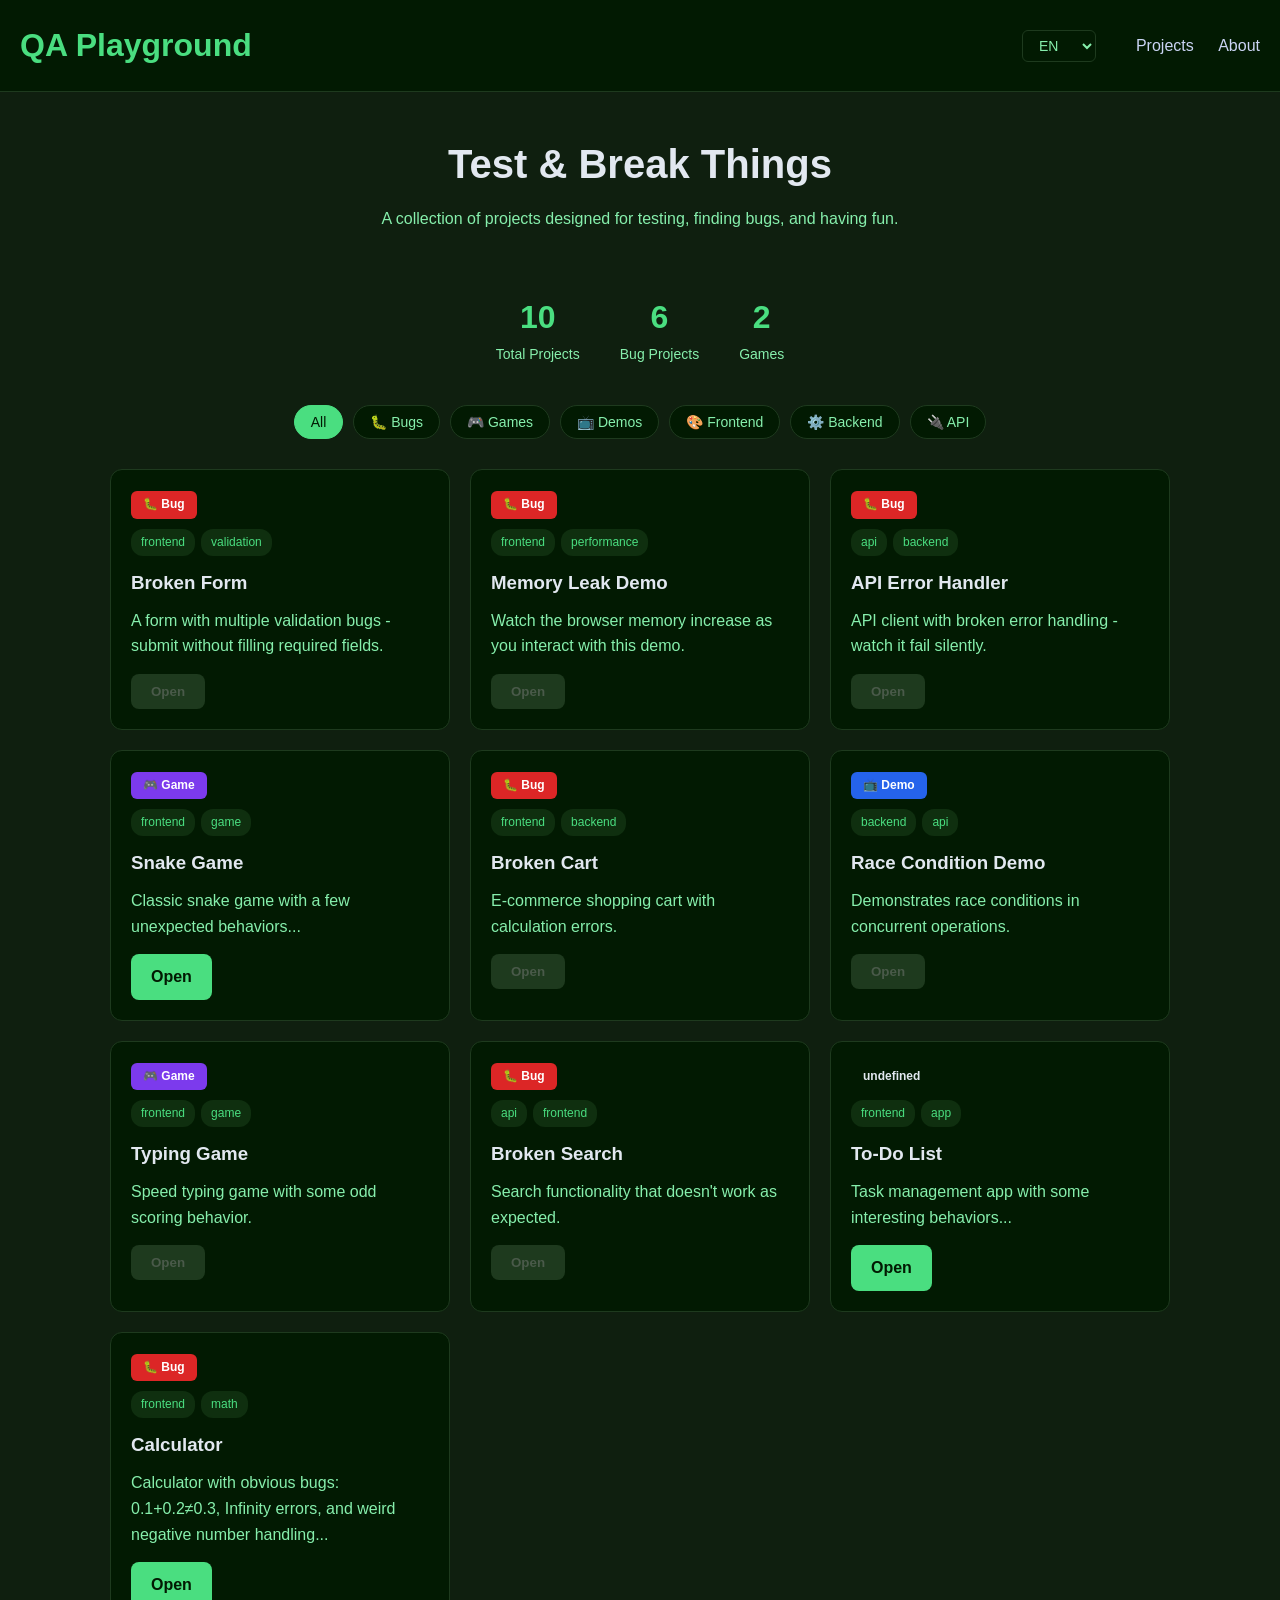
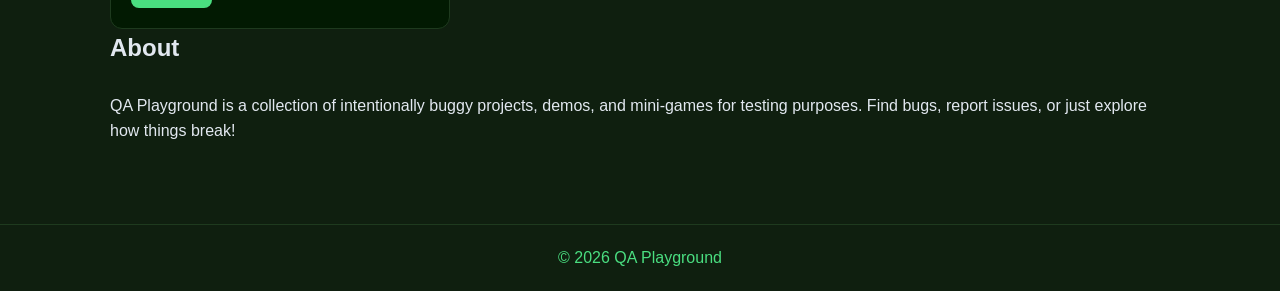
<file: index.html>
<!DOCTYPE html>
<html lang="en">

<head>
  <meta charset="UTF-8" />
  <meta name="viewport" content="width=device-width, initial-scale=1.0" />
  <title>QA Playground</title>
  <link rel="stylesheet" href="styles.css">
</head>

<body>

  <header>
    <h1>QA Playground</h1>
    <div class="header-right">
      <select class="lang-select" id="langSelect">
        <option value="en">EN</option>
        <option value="zh">中文</option>
        <option value="ru">RU</option>
      </select>
      <nav>
        <a href="#projects" data-i18="navProjects">Projects</a>
        <a href="#about" data-i18="navAbout">About</a>
      </nav>
    </div>
  </header>

  <div class="container">

    <section class="hero">
      <h2 data-i18="heroTitle">Test & Break Things</h2>
      <p data-i18="heroDesc">A collection of projects designed for testing, finding bugs, and having fun.</p>
    </section>

    <section class="stats">
      <div class="stat">
        <div class="stat-number" id="totalCount">0</div>
        <div class="stat-label" data-i18="statTotal">Total Projects</div>
      </div>
      <div class="stat">
        <div class="stat-number" id="bugCount">0</div>
        <div class="stat-label" data-i18="statBugs">Bug Projects</div>
      </div>
      <div class="stat">
        <div class="stat-number" id="gameCount">0</div>
        <div class="stat-label" data-i18="statGames">Games</div>
      </div>
    </section>

    <section id="projects">
      <div class="filters" id="filters">
        <button class="filter-btn active" data-filter="all">All</button>
        <button class="filter-btn" data-filter="bug">🐛 Bugs</button>
        <button class="filter-btn" data-filter="game">🎮 Games</button>
        <button class="filter-btn" data-filter="demo">📺 Demos</button>
        <button class="filter-btn" data-filter="frontend">🎨 Frontend</button>
        <button class="filter-btn" data-filter="backend">⚙️ Backend</button>
        <button class="filter-btn" data-filter="api">🔌 API</button>
      </div>
      <div class="grid" id="projectsGrid"></div>
    </section>

    <section id="about">
      <h2 data-i18="aboutTitle">About</h2>
      <br />
      <p data-i18="aboutDesc">
        QA Playground is a collection of intentionally buggy projects, demos, and mini-games
        for testing purposes. Find bugs, report issues, or just explore how things break!
      </p>
    </section>


  </div>

  <footer>
    <p>© 2026 QA Playground</p>
  </footer>



  <script src="translations.js"></script>
  <script src="App.js"></script>
</body>

</html>
</file>
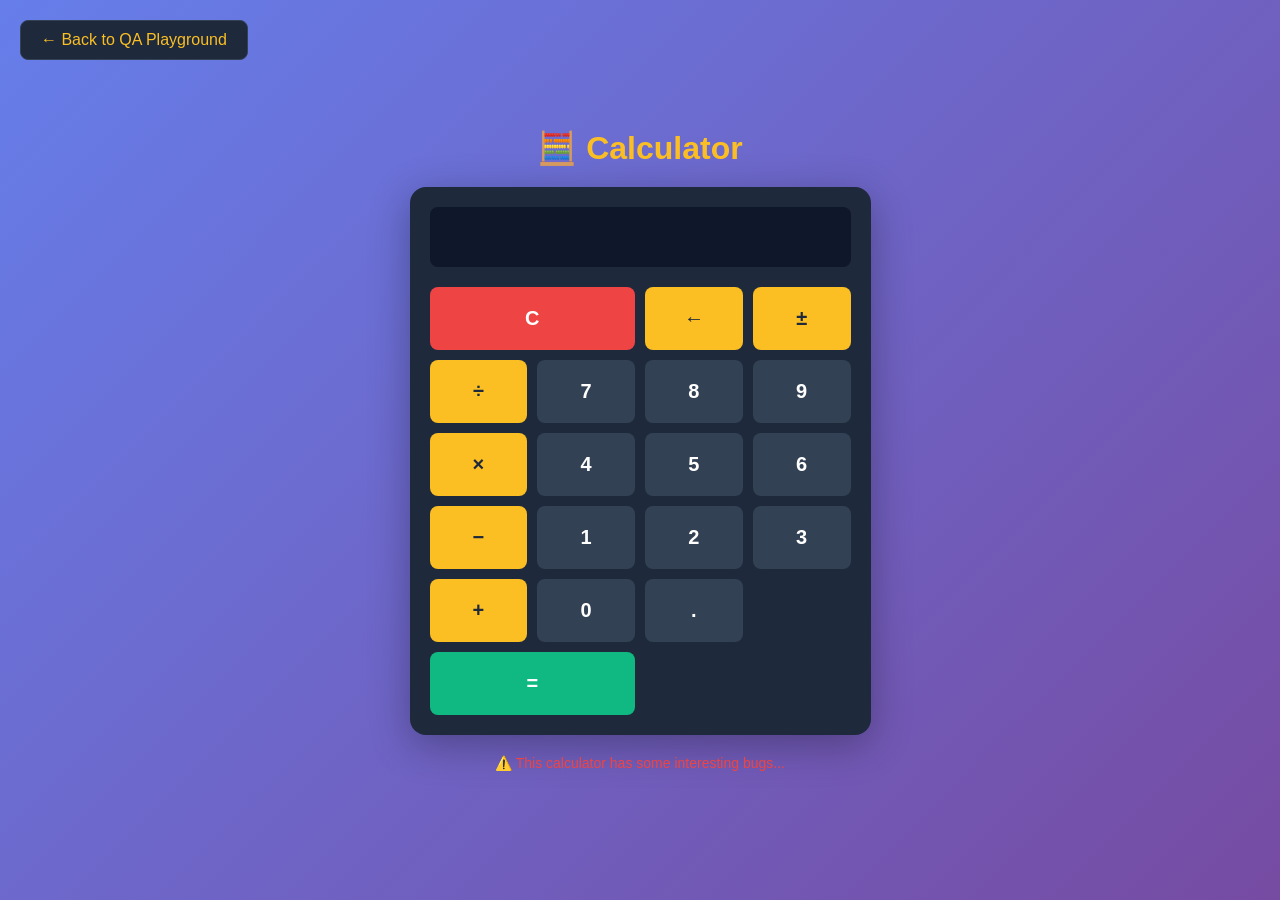
<file: projects/calculator/index.html>
<!DOCTYPE html>
<html lang="en">
<head>
  <meta charset="UTF-8" />
  <meta name="viewport" content="width=device-width, initial-scale=1.0" />
  <title>Calculator | QA Playground</title>
  <style>
    * { margin: 0; padding: 0; box-sizing: border-box; }

    body {
      font-family: Arial, sans-serif;
      background: linear-gradient(135deg, #667eea 0%, #764ba2 100%);
      color: #e2e8f0;
      display: flex;
      flex-direction: column;
      align-items: center;
      justify-content: center;
      min-height: 100vh;
    }

    h1 {
      color: #fbbf24;
      margin-bottom: 20px;
    }

    .calculator {
      background: #1e293b;
      padding: 20px;
      border-radius: 16px;
      box-shadow: 0 10px 40px rgba(0, 0, 0, 0.3);
    }

    #display {
      width: 100%;
      height: 60px;
      background: #0f172a;
      border: none;
      border-radius: 8px;
      color: #fbbf24;
      font-size: 2rem;
      text-align: right;
      padding: 10px;
      margin-bottom: 20px;
    }

    .buttons {
      display: grid;
      grid-template-columns: repeat(4, 1fr);
      gap: 10px;
    }

    button {
      padding: 20px;
      font-size: 1.25rem;
      border: none;
      border-radius: 8px;
      cursor: pointer;
      transition: all 0.2s;
      font-weight: bold;
    }

    button:hover {
      transform: scale(1.05);
    }

    button:active {
      transform: scale(0.95);
    }

    .btn-number {
      background: #334155;
      color: white;
    }

    .btn-number:hover {
      background: #475569;
    }

    .btn-operator {
      background: #fbbf24;
      color: #1e293b;
    }

    .btn-operator:hover {
      background: #f59e0b;
    }

    .btn-equals {
      background: #10b981;
      color: white;
      grid-column: span 2;
    }

    .btn-equals:hover {
      background: #059669;
    }

    .btn-clear {
      background: #ef4444;
      color: white;
      grid-column: span 2;
    }

    .btn-clear:hover {
      background: #dc2626;
    }

    .back-link {
      position: fixed;
      top: 20px;
      left: 20px;
      color: #fbbf24;
      text-decoration: none;
      padding: 10px 20px;
      background: #1e293b;
      border: 1px solid #334155;
      border-radius: 8px;
    }

    .back-link:hover {
      background: #fbbf24;
      color: #1e293b;
    }

    .warning {
      margin-top: 20px;
      color: #ef4444;
      font-size: 14px;
      text-align: center;
    }
  </style>
</head>
<body>

  <a class="back-link" href="../../index.html">← Back to QA Playground</a>

  <h1>🧮 Calculator</h1>
  <div class="calculator">
    <input type="text" id="display" readonly />
    <div class="buttons">
      <button class="btn-clear" data-action="clear">C</button>
      <button class="btn-operator" data-action="delete">←</button>
      <button class="btn-operator" data-action="negate">±</button>
      <button class="btn-operator" data-action="operator" data-value="/">÷</button>
      
      <button class="btn-number" data-action="number" data-value="7">7</button>
      <button class="btn-number" data-action="number" data-value="8">8</button>
      <button class="btn-number" data-action="number" data-value="9">9</button>
      <button class="btn-operator" data-action="operator" data-value="*">×</button>
      
      <button class="btn-number" data-action="number" data-value="4">4</button>
      <button class="btn-number" data-action="number" data-value="5">5</button>
      <button class="btn-number" data-action="number" data-value="6">6</button>
      <button class="btn-operator" data-action="operator" data-value="-">−</button>
      
      <button class="btn-number" data-action="number" data-value="1">1</button>
      <button class="btn-number" data-action="number" data-value="2">2</button>
      <button class="btn-number" data-action="number" data-value="3">3</button>
      <button class="btn-operator" data-action="operator" data-value="+">+</button>
      
      <button class="btn-number" data-action="number" data-value="0">0</button>
      <button class="btn-number" data-action="decimal">.</button>
      <button class="btn-equals" data-action="equals">=</button>
    </div>
  </div>
  <p class="warning" data-i18n="calcWarning">⚠️ This calculator has some interesting bugs...</p>

  <script src="../../translations.js"></script>
  <script src="App.js"></script>
</body>
</html>
</file>
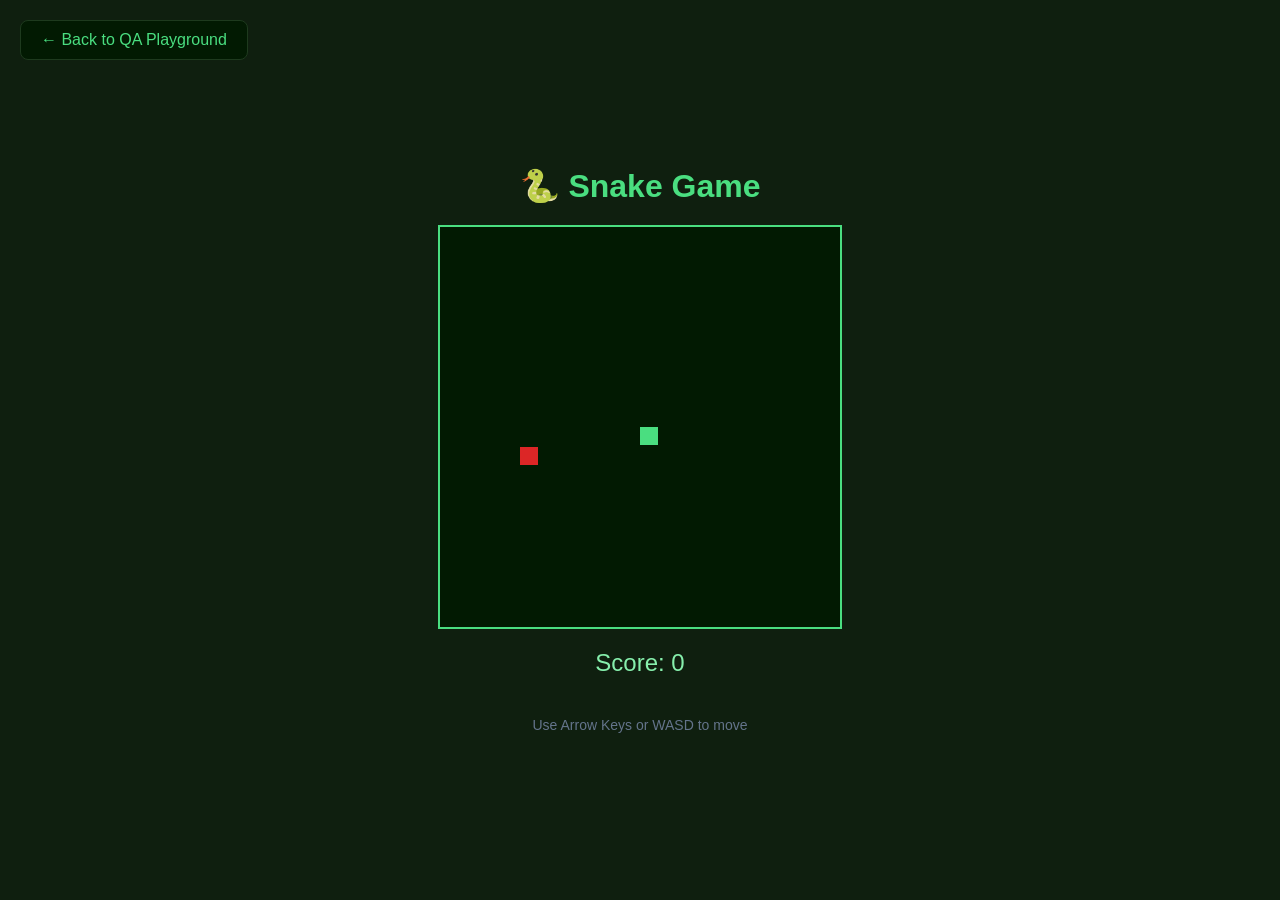
<file: projects/snake-game/index.html>
<!DOCTYPE html>
<html lang="en">
<head>
  <meta charset="UTF-8" />
  <meta name="viewport" content="width=device-width, initial-scale=1.0" />
  <title>Snake Game | QA Playground</title>
  <style>
    * { margin: 0; padding: 0; box-sizing: border-box; }

    body {
      font-family: Arial, sans-serif;
      background: #0f1f0f;
      color: #e2e8f0;
      display: flex;
      flex-direction: column;
      align-items: center;
      justify-content: center;
      min-height: 100vh;
    }

    h1 {
      color: #4ade80;
      margin-bottom: 20px;
    }

    #gameCanvas {
      border: 2px solid #4ade80;
      background: #021a02;
    }

    .score {
      font-size: 1.5rem;
      margin: 20px 0;
      color: #86efac;
    }

    .controls {
      margin-top: 20px;
      color: #64748b;
      font-size: 14px;
    }

    .back-link {
      position: fixed;
      top: 20px;
      left: 20px;
      color: #4ade80;
      text-decoration: none;
      padding: 10px 20px;
      background: #021a02;
      border: 1px solid #1e3a1e;
      border-radius: 8px;
    }

    .back-link:hover {
      background: #4ade80;
      color: #021a02;
    }
  </style>
</head>
<body>

  <a class="back-link" href="../../index.html">← Back to QA Playground</a>

  <h1>🐍 Snake Game</h1>
  <canvas id="gameCanvas" width="400" height="400"></canvas>
  <div class="score">Score: <span id="score">0</span></div>
  <div class="controls">Use Arrow Keys or WASD to move</div>

  <script src="App.js"></script>
</body>
</html>
</file>
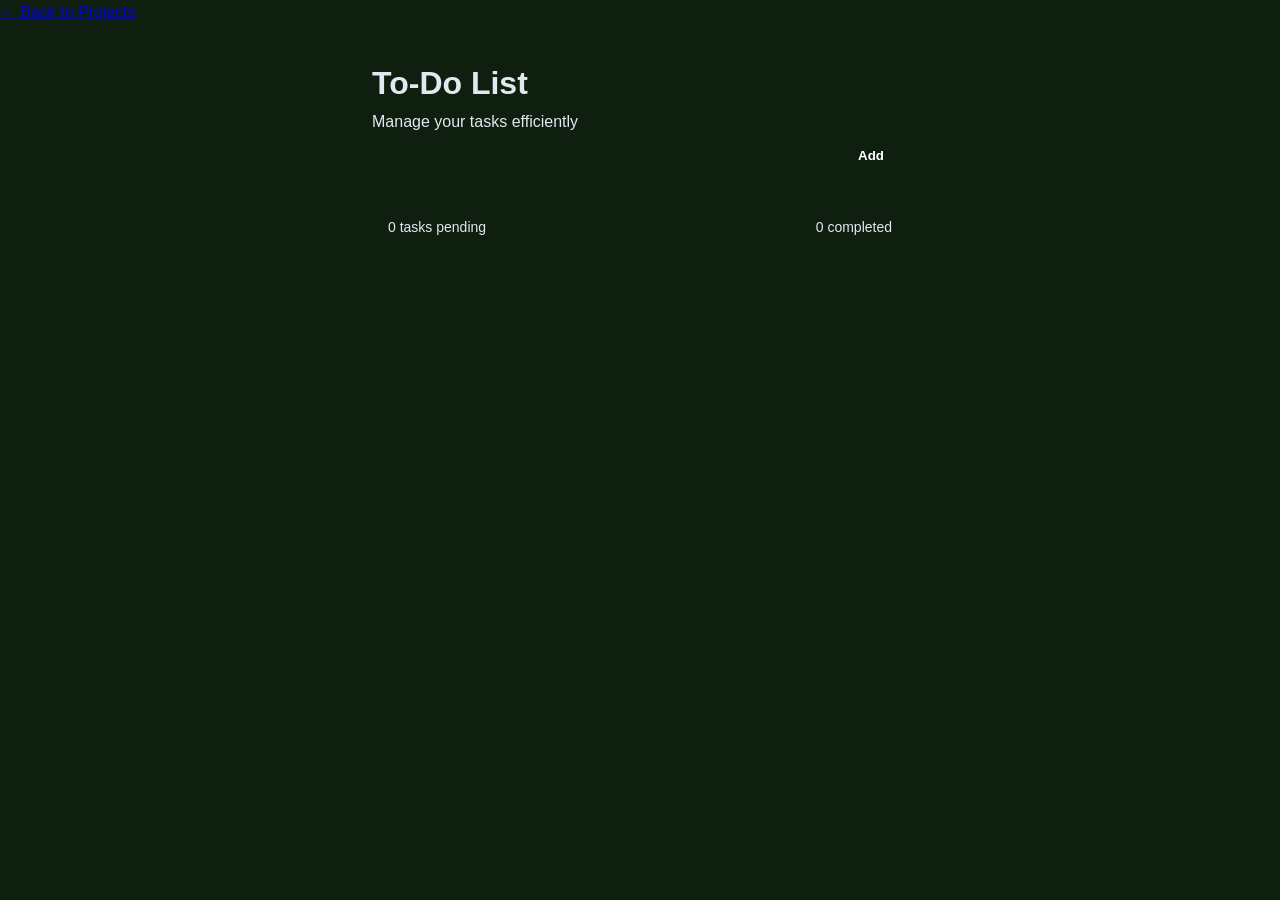
<file: projects/todo-list/index.html>
<!DOCTYPE html>
<html lang="en">
<head>
  <meta charset="UTF-8" />
  <meta name="viewport" content="width=device-width, initial-scale=1.0" />
  <title>To-Do List</title>
  <link rel="stylesheet" href="../../styles.css">
  <style>
    .todo-container {
      max-width: 600px;
      margin: 0 auto;
      padding: 2rem;
    }
    .todo-input-group {
      display: flex;
      gap: 0.5rem;
      margin-bottom: 1.5rem;
    }
    .todo-input-group input {
      flex: 1;
      padding: 0.75rem;
      border: 2px solid var(--border-color);
      border-radius: 8px;
      font-size: 1rem;
      background: var(--bg-secondary);
      color: var(--text-color);
    }
    .todo-input-group input:focus {
      outline: none;
      border-color: var(--accent-color);
    }
    .add-btn {
      padding: 0.75rem 1.5rem;
      background: var(--accent-color);
      color: white;
      border: none;
      border-radius: 8px;
      cursor: pointer;
      font-weight: 600;
      transition: opacity 0.2s;
    }
    .add-btn:hover {
      opacity: 0.8;
    }
    .todo-list {
      list-style: none;
      padding: 0;
    }
    .todo-item {
      display: flex;
      align-items: center;
      gap: 0.75rem;
      padding: 1rem;
      background: var(--bg-secondary);
      border-radius: 8px;
      margin-bottom: 0.5rem;
      border: 1px solid var(--border-color);
    }
    .todo-item.completed {
      opacity: 0.6;
    }
    .todo-item.completed .todo-text {
      text-decoration: line-through;
    }
    .todo-checkbox {
      width: 20px;
      height: 20px;
      cursor: pointer;
    }
    .todo-text {
      flex: 1;
      font-size: 1rem;
    }
    .delete-btn {
      padding: 0.5rem;
      background: transparent;
      border: none;
      color: #e74c3c;
      cursor: pointer;
      font-size: 1.25rem;
      opacity: 0.7;
      transition: opacity 0.2s;
    }
    .delete-btn:hover {
      opacity: 1;
    }
    .todo-stats {
      display: flex;
      justify-content: space-between;
      margin-top: 1rem;
      padding: 1rem;
      background: var(--bg-secondary);
      border-radius: 8px;
      font-size: 0.875rem;
      color: var(--text-secondary);
    }
  </style>
</head>
<body>
  <a href="../../index.html" class="back-link">← Back to Projects</a>
  
  <div class="todo-container">
    <h1>To-Do List</h1>
    <p class="project-desc">Manage your tasks efficiently</p>
    
    <div class="todo-input-group">
      <input type="text" id="todoInput" data-i18n-placeholder="todoPlaceholder">
      <button class="add-btn" id="addBtn" data-i18n="todoAdd">Add</button>
    </div>
    
    <ul class="todo-list" id="todoList"></ul>
    
    <div class="todo-stats">
      <span id="pendingCount">0 tasks pending</span>
      <span id="completedCount">0 completed</span>
    </div>
  </div>

  <script src="../../translations.js"></script>
  <script src="App.js"></script>
</body>
</html>
</file>
<file: styles.css>
* { margin: 0; padding: 0; box-sizing: border-box; }

body {
  font-family: Arial, sans-serif;
  background: #0f1f0f;
  color: #e2e8f0;
  line-height: 1.6;
}

header {
  padding: 20px;
  display: flex;
  justify-content: space-between;
  align-items: center;
  background: #021a02;
  border-bottom: 1px solid #1e3a1e;
  position: sticky;
  top: 0;
  z-index: 100;
}

header h1 { color: #4ade80; }

.header-right {
  display: flex;
  align-items: center;
  gap: 20px;
}

.lang-select {
  background: #021a02;
  color: #86efac;
  border: 1px solid #1e3a1e;
  padding: 6px 12px;
  border-radius: 6px;
  cursor: pointer;
  font-size: 14px;
}

nav a {
  margin-left: 20px;
  text-decoration: none;
  color: #cbd5f5;
  transition: 0.3s;
}

nav a:hover { color: #4ade80; }

.container { padding: 40px 20px; max-width: 1100px; margin: auto; }

.hero {
  text-align: center;
  margin-bottom: 60px;
}

.hero h2 {
  font-size: 2.5rem;
  margin-bottom: 10px;
}

.hero p {
  color: #86efac;
  margin-bottom: 20px;
}

#projects {
  scroll-margin-top: 100px;
}

#about {
  scroll-margin-top: 100px;
}

.filters {
  display: flex;
  flex-wrap: wrap;
  gap: 10px;
  justify-content: center;
  margin-bottom: 30px;
}

.filter-btn {
  background: #021a02;
  color: #86efac;
  border: 1px solid #1e3a1e;
  padding: 8px 16px;
  border-radius: 20px;
  cursor: pointer;
  transition: 0.3s;
  font-size: 14px;
}

.filter-btn:hover,
.filter-btn.active {
  background: #4ade80;
  color: #021a02;
  border-color: #4ade80;
}

.grid {
  display: grid;
  grid-template-columns: repeat(auto-fit, minmax(280px, 1fr));
  gap: 20px;
}

.card {
  background: #021a02;
  padding: 20px;
  border-radius: 12px;
  border: 1px solid #1e3a1e;
  transition: transform 0.2s, border 0.2s;
}

.card:hover {
  transform: translateY(-5px);
  border-color: #4ade80;
}

.card-tags {
  display: flex;
  flex-wrap: wrap;
  gap: 6px;
  margin-bottom: 12px;
}

.card-tag {
  background: #0f2f0f;
  color: #4ade80;
  padding: 4px 10px;
  border-radius: 12px;
  font-size: 12px;
}

.card h3 { margin-bottom: 10px; }

.card p { color: #86efac; margin-bottom: 15px; }

.card-type {
  display: inline-block;
  padding: 4px 12px;
  border-radius: 6px;
  font-size: 12px;
  font-weight: bold;
  margin-bottom: 10px;
}

.card-type.bug { background: #dc2626; color: white; }
.card-type.game { background: #7c3aed; color: white; }
.card-type.demo { background: #2563eb; color: white; }

.btn {
  background: #4ade80;
  color: #021a02;
  padding: 10px 20px;
  border-radius: 8px;
  text-decoration: none;
  font-weight: bold;
  transition: 0.3s;
  display: inline-block;
}

.btn:hover { background: #22c55e; }

.btn-disabled {
  background: #1e3a1e;
  color: #4a5a4a;
  padding: 10px 20px;
  border-radius: 8px;
  font-weight: bold;
  display: inline-block;
  cursor: not-allowed;
  border: none;
}

.card.missing {
  position: relative;
}

.card.missing::after {
  content: attr(data-soon);
  position: absolute;
  top: 0;
  left: 0;
  right: 0;
  bottom: 0;
  background: rgba(0, 0, 0, 0.85);
  display: flex;
  align-items: center;
  justify-content: center;
  border-radius: 12px;
  font-size: 1.5rem;
  font-weight: bold;
  color: #4ade80;
  opacity: 0;
  transition: opacity 0.3s;
  pointer-events: none;
}

.card.missing:hover::after {
  opacity: 1;
}

footer {
  text-align: center;
  padding: 20px;
  border-top: 1px solid #1e3a1e;
  margin-top: 40px;
  color: #4ade80;
}

.stats {
  display: flex;
  justify-content: center;
  gap: 40px;
  margin-bottom: 40px;
}

.stat {
  text-align: center;
}

.stat-number {
  font-size: 2rem;
  font-weight: bold;
  color: #4ade80;
}

.stat-label {
  color: #86efac;
  font-size: 14px;
}
</file>
